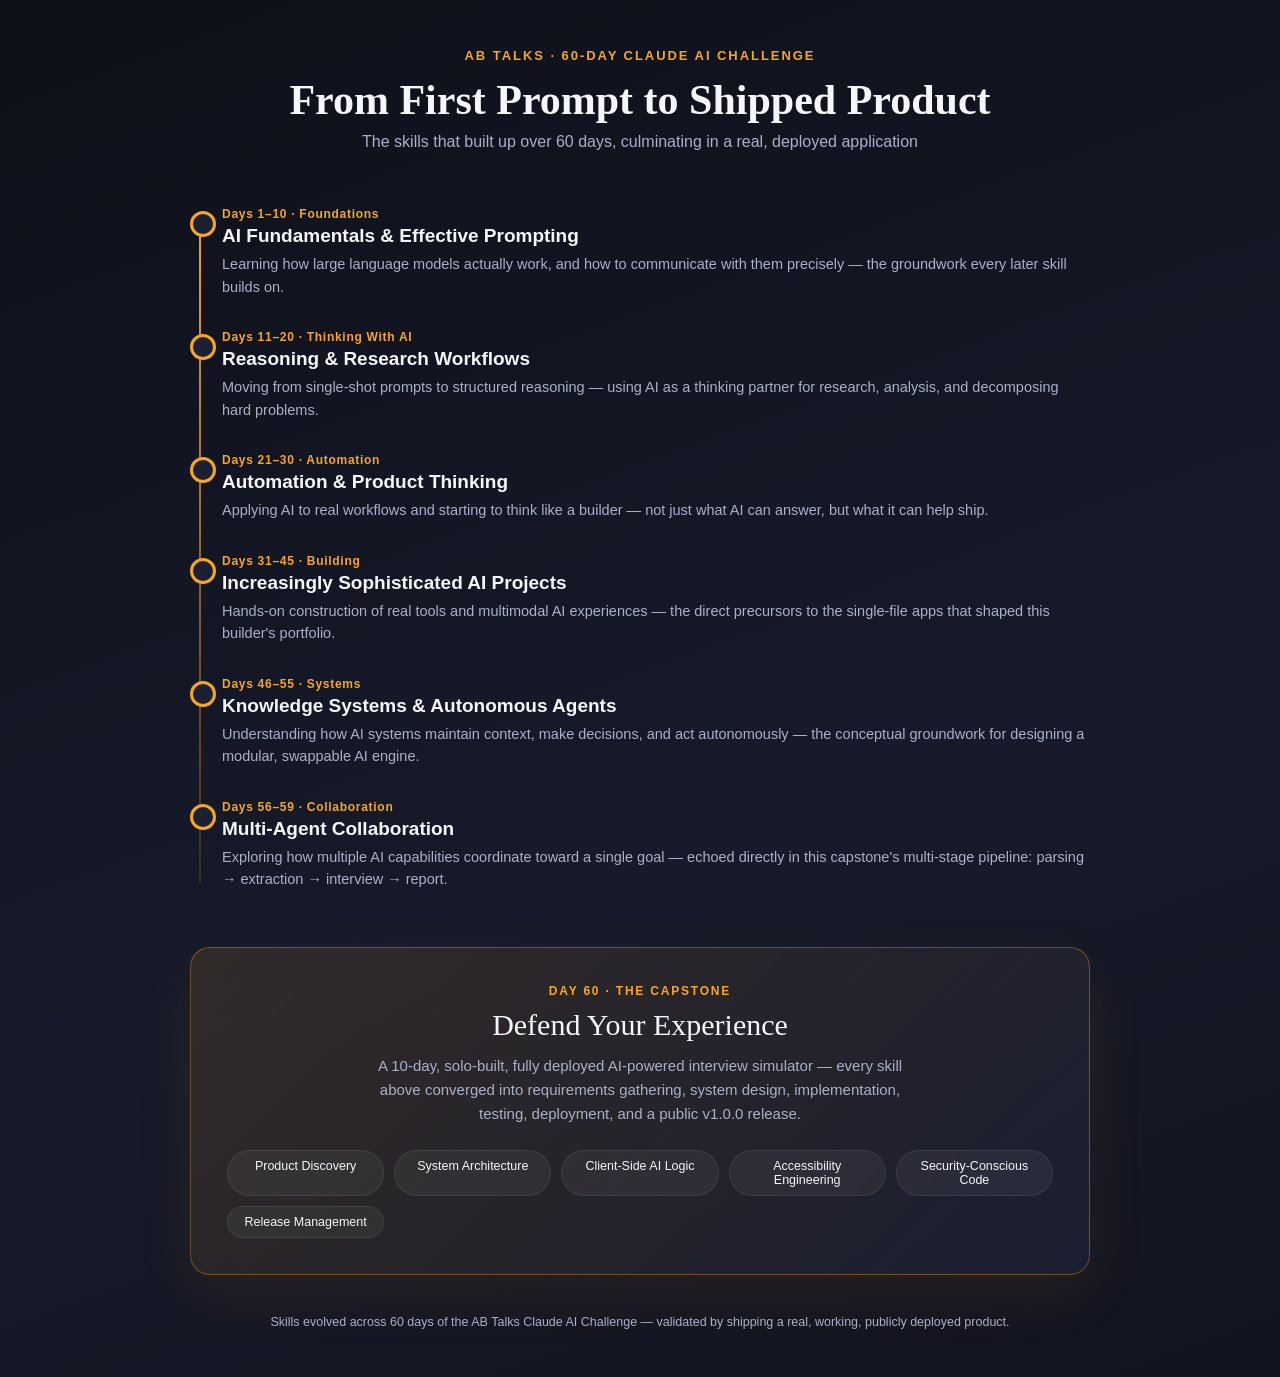
<file: 60-day-journey-infographic.html>
<!DOCTYPE html>
<html lang="en">
<head>
<meta charset="UTF-8" />
<meta name="viewport" content="width=device-width, initial-scale=1.0" />
<title>60-Day Journey — Defend Your Experience</title>
<style>
  :root {
    --bg: #12141F;
    --surface: #1C2033;
    --accent: #F5A623;
    --accent-strong: #FFC15E;
    --text: #F5F6FA;
    --muted: #AAB0C6;
    --border: rgba(255,255,255,0.08);
  }
  * { box-sizing: border-box; margin: 0; padding: 0; }
  body {
    background: linear-gradient(160deg, #0E1019, #171A2A 60%, #12141F);
    color: var(--text);
    font-family: -apple-system, BlinkMacSystemFont, "Segoe UI", sans-serif;
    padding: 48px 24px;
  }
  .wrap { max-width: 900px; margin: 0 auto; }
  .eyebrow {
    text-align: center;
    color: var(--accent);
    font-size: 13px;
    letter-spacing: 0.15em;
    text-transform: uppercase;
    font-weight: 700;
    margin-bottom: 12px;
  }
  h1 {
    font-family: Georgia, serif;
    text-align: center;
    font-size: 42px;
    margin-bottom: 8px;
    line-height: 1.2;
  }
  .subtitle {
    text-align: center;
    color: var(--muted);
    font-size: 16px;
    margin-bottom: 56px;
  }
  .timeline {
    position: relative;
    padding-left: 32px;
    margin-bottom: 56px;
  }
  .timeline::before {
    content: "";
    position: absolute;
    left: 9px;
    top: 8px;
    bottom: 8px;
    width: 2px;
    background: linear-gradient(180deg, var(--accent), rgba(245,166,35,0.15));
  }
  .stage {
    position: relative;
    padding-bottom: 32px;
  }
  .stage:last-child { padding-bottom: 0; }
  .stage::before {
    content: "";
    position: absolute;
    left: -32px;
    top: 4px;
    width: 20px;
    height: 20px;
    border-radius: 50%;
    background: var(--surface);
    border: 3px solid var(--accent);
  }
  .stage-days {
    font-size: 12px;
    color: var(--accent);
    font-weight: 700;
    letter-spacing: 0.06em;
    margin-bottom: 4px;
  }
  .stage-title {
    font-size: 19px;
    font-weight: 700;
    margin-bottom: 6px;
  }
  .stage-desc {
    color: var(--muted);
    font-size: 14.5px;
    line-height: 1.55;
  }
  .capstone-card {
    background: linear-gradient(135deg, rgba(245,166,35,0.12), rgba(28,32,51,0.9));
    border: 1px solid rgba(245,166,35,0.35);
    border-radius: 20px;
    padding: 36px;
    text-align: center;
    box-shadow: 0 20px 60px rgba(245,166,35,0.08);
  }
  .capstone-label {
    color: var(--accent);
    font-size: 12px;
    letter-spacing: 0.15em;
    text-transform: uppercase;
    font-weight: 700;
    margin-bottom: 10px;
  }
  .capstone-title {
    font-family: Georgia, serif;
    font-size: 30px;
    margin-bottom: 12px;
  }
  .capstone-desc {
    color: var(--muted);
    font-size: 15px;
    max-width: 560px;
    margin: 0 auto 24px;
    line-height: 1.6;
  }
  .skill-grid {
    display: grid;
    grid-template-columns: repeat(auto-fit, minmax(140px, 1fr));
    gap: 10px;
    margin-top: 20px;
  }
  .skill-chip {
    background: rgba(255,255,255,0.05);
    border: 1px solid var(--border);
    border-radius: 999px;
    padding: 8px 14px;
    font-size: 12.5px;
    color: var(--text);
  }
  .footer-note {
    text-align: center;
    color: var(--muted);
    font-size: 12.5px;
    margin-top: 40px;
  }
</style>
</head>
<body>
  <div class="wrap">
    <div class="eyebrow">AB Talks · 60-Day Claude AI Challenge</div>
    <h1>From First Prompt to Shipped Product</h1>
    <p class="subtitle">The skills that built up over 60 days, culminating in a real, deployed application</p>

    <div class="timeline">
      <div class="stage">
        <div class="stage-days">Days 1–10 · Foundations</div>
        <div class="stage-title">AI Fundamentals &amp; Effective Prompting</div>
        <div class="stage-desc">Learning how large language models actually work, and how to communicate with them precisely — the groundwork every later skill builds on.</div>
      </div>
      <div class="stage">
        <div class="stage-days">Days 11–20 · Thinking With AI</div>
        <div class="stage-title">Reasoning &amp; Research Workflows</div>
        <div class="stage-desc">Moving from single-shot prompts to structured reasoning — using AI as a thinking partner for research, analysis, and decomposing hard problems.</div>
      </div>
      <div class="stage">
        <div class="stage-days">Days 21–30 · Automation</div>
        <div class="stage-title">Automation &amp; Product Thinking</div>
        <div class="stage-desc">Applying AI to real workflows and starting to think like a builder — not just what AI can answer, but what it can help ship.</div>
      </div>
      <div class="stage">
        <div class="stage-days">Days 31–45 · Building</div>
        <div class="stage-title">Increasingly Sophisticated AI Projects</div>
        <div class="stage-desc">Hands-on construction of real tools and multimodal AI experiences — the direct precursors to the single-file apps that shaped this builder's portfolio.</div>
      </div>
      <div class="stage">
        <div class="stage-days">Days 46–55 · Systems</div>
        <div class="stage-title">Knowledge Systems &amp; Autonomous Agents</div>
        <div class="stage-desc">Understanding how AI systems maintain context, make decisions, and act autonomously — the conceptual groundwork for designing a modular, swappable AI engine.</div>
      </div>
      <div class="stage">
        <div class="stage-days">Days 56–59 · Collaboration</div>
        <div class="stage-title">Multi-Agent Collaboration</div>
        <div class="stage-desc">Exploring how multiple AI capabilities coordinate toward a single goal — echoed directly in this capstone's multi-stage pipeline: parsing → extraction → interview → report.</div>
      </div>
    </div>

    <div class="capstone-card">
      <div class="capstone-label">Day 60 · The Capstone</div>
      <div class="capstone-title">Defend Your Experience</div>
      <p class="capstone-desc">
        A 10-day, solo-built, fully deployed AI-powered interview simulator — every skill above converged into requirements gathering, system design, implementation, testing, deployment, and a public v1.0.0 release.
      </p>
      <div class="skill-grid">
        <div class="skill-chip">Product Discovery</div>
        <div class="skill-chip">System Architecture</div>
        <div class="skill-chip">Client-Side AI Logic</div>
        <div class="skill-chip">Accessibility Engineering</div>
        <div class="skill-chip">Security-Conscious Code</div>
        <div class="skill-chip">Release Management</div>
      </div>
    </div>

    <p class="footer-note">Skills evolved across 60 days of the AB Talks Claude AI Challenge — validated by shipping a real, working, publicly deployed product.</p>
  </div>
</body>
</html>
</file>
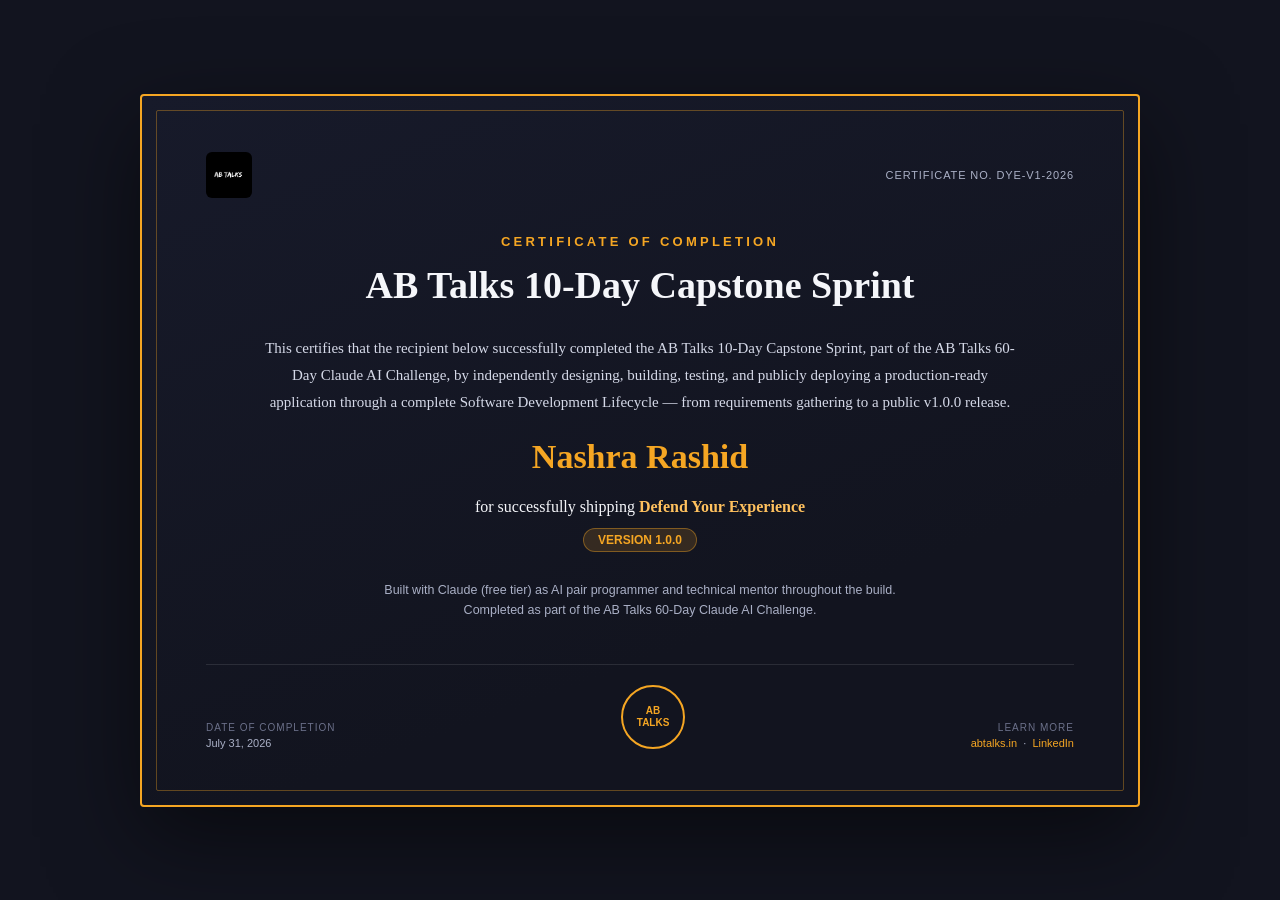
<file: certificate-of-completion.html>
<!DOCTYPE html>
<html lang="en">
<head>
<meta charset="UTF-8" />
<meta name="viewport" content="width=device-width, initial-scale=1.0" />
<title>Certificate of Completion — Defend Your Experience</title>
<style>
  @page { size: A4 landscape; margin: 0; }
  * { box-sizing: border-box; margin: 0; padding: 0; }
  body {
    font-family: Georgia, "Times New Roman", serif;
    background: #12141F;
    display: flex;
    align-items: center;
    justify-content: center;
    min-height: 100vh;
    padding: 24px;
  }
  .certificate {
    width: 1000px;
    max-width: 100%;
    background: linear-gradient(160deg, #171A2A, #12141F 70%);
    border: 2px solid #F5A623;
    border-radius: 4px;
    position: relative;
    padding: 56px 64px;
    color: #F5F6FA;
    box-shadow: 0 30px 90px rgba(0,0,0,0.5);
  }
  .certificate::before {
    content: "";
    position: absolute;
    inset: 14px;
    border: 1px solid rgba(245,166,35,0.35);
    border-radius: 2px;
    pointer-events: none;
  }
  .header-row {
    display: flex;
    justify-content: space-between;
    align-items: center;
    margin-bottom: 36px;
  }
  .logo-img {
    height: 46px;
    width: auto;
    border-radius: 6px;
  }
  .cert-meta {
    text-align: right;
    font-family: -apple-system, sans-serif;
    font-size: 11px;
    color: #AAB0C6;
    letter-spacing: 0.08em;
    text-transform: uppercase;
  }
  .cert-label {
    text-align: center;
    font-family: -apple-system, sans-serif;
    font-size: 13px;
    letter-spacing: 0.25em;
    text-transform: uppercase;
    color: #F5A623;
    font-weight: 700;
    margin-bottom: 14px;
  }
  .cert-title {
    text-align: center;
    font-size: 38px;
    margin-bottom: 28px;
  }
  .cert-body {
    text-align: center;
    font-size: 15px;
    color: #D5D9E8;
    line-height: 1.8;
    max-width: 760px;
    margin: 0 auto 8px;
  }
  .recipient-name {
    text-align: center;
    font-size: 34px;
    color: #F5A623;
    margin: 22px 0;
    font-weight: 700;
  }
  .project-line {
    text-align: center;
    font-size: 16px;
    color: #F5F6FA;
    margin-bottom: 4px;
  }
  .project-name {
    font-weight: 700;
    color: #FFC15E;
  }
  .version-badge {
    display: inline-block;
    background: rgba(245,166,35,0.15);
    border: 1px solid rgba(245,166,35,0.4);
    color: #F5A623;
    font-family: -apple-system, sans-serif;
    font-size: 12px;
    font-weight: 700;
    padding: 4px 14px;
    border-radius: 999px;
    margin-top: 8px;
  }
  .credit-row {
    text-align: center;
    font-family: -apple-system, sans-serif;
    font-size: 12.5px;
    color: #AAB0C6;
    margin-top: 28px;
    line-height: 1.6;
  }
  .footer-row {
    display: flex;
    justify-content: space-between;
    align-items: flex-end;
    margin-top: 44px;
    padding-top: 20px;
    border-top: 1px solid rgba(255,255,255,0.1);
  }
  .footer-col {
    font-family: -apple-system, sans-serif;
    font-size: 11px;
    color: #AAB0C6;
  }
  .footer-col a { color: #F5A623; text-decoration: none; }
  .footer-col-title {
    font-size: 10px;
    text-transform: uppercase;
    letter-spacing: 0.1em;
    color: #6B7089;
    margin-bottom: 4px;
  }
  .seal {
    width: 64px;
    height: 64px;
    border: 2px solid #F5A623;
    border-radius: 50%;
    display: flex;
    align-items: center;
    justify-content: center;
    font-family: -apple-system, sans-serif;
    font-size: 10px;
    font-weight: 700;
    color: #F5A623;
    text-align: center;
    line-height: 1.2;
  }
  @media print {
    body { padding: 0; }
    .certificate { box-shadow: none; }
  }
</style>
</head>
<body>
  <div class="certificate">
    <div class="header-row">
      <img class="logo-img" src="[data-uri]" alt="AB Talks logo" />
      <div class="cert-meta">Certificate No. DYE-V1-2026</div>
    </div>

    <div class="cert-label">Certificate of Completion</div>
    <h1 class="cert-title">AB Talks 10-Day Capstone Sprint</h1>

    <p class="cert-body">
      This certifies that the recipient below successfully completed the AB Talks 10-Day Capstone Sprint,
      part of the AB Talks 60-Day Claude AI Challenge, by independently designing, building, testing,
      and publicly deploying a production-ready application through a complete Software Development Lifecycle —
      from requirements gathering to a public v1.0.0 release.
    </p>

    <div class="recipient-name">Nashra Rashid</div>

    <p class="project-line">for successfully shipping <span class="project-name">Defend Your Experience</span></p>
    <div style="text-align:center;">
      <span class="version-badge">VERSION 1.0.0</span>
    </div>

    <p class="credit-row">
      Built with Claude (free tier) as AI pair programmer and technical mentor throughout the build.<br/>
      Completed as part of the AB Talks 60-Day Claude AI Challenge.
    </p>

    <div class="footer-row">
      <div class="footer-col">
        <div class="footer-col-title">Date of Completion</div>
        July 31, 2026
      </div>
      <div class="seal">AB<br/>TALKS</div>
      <div class="footer-col" style="text-align:right;">
        <div class="footer-col-title">Learn More</div>
        <a href="https://www.abtalks.in/">abtalks.in</a> &nbsp;·&nbsp;
        <a href="https://www.linkedin.com/company/abtalks-on-ai/">LinkedIn</a>
      </div>
    </div>
  </div>
</body>
</html>
</file>
